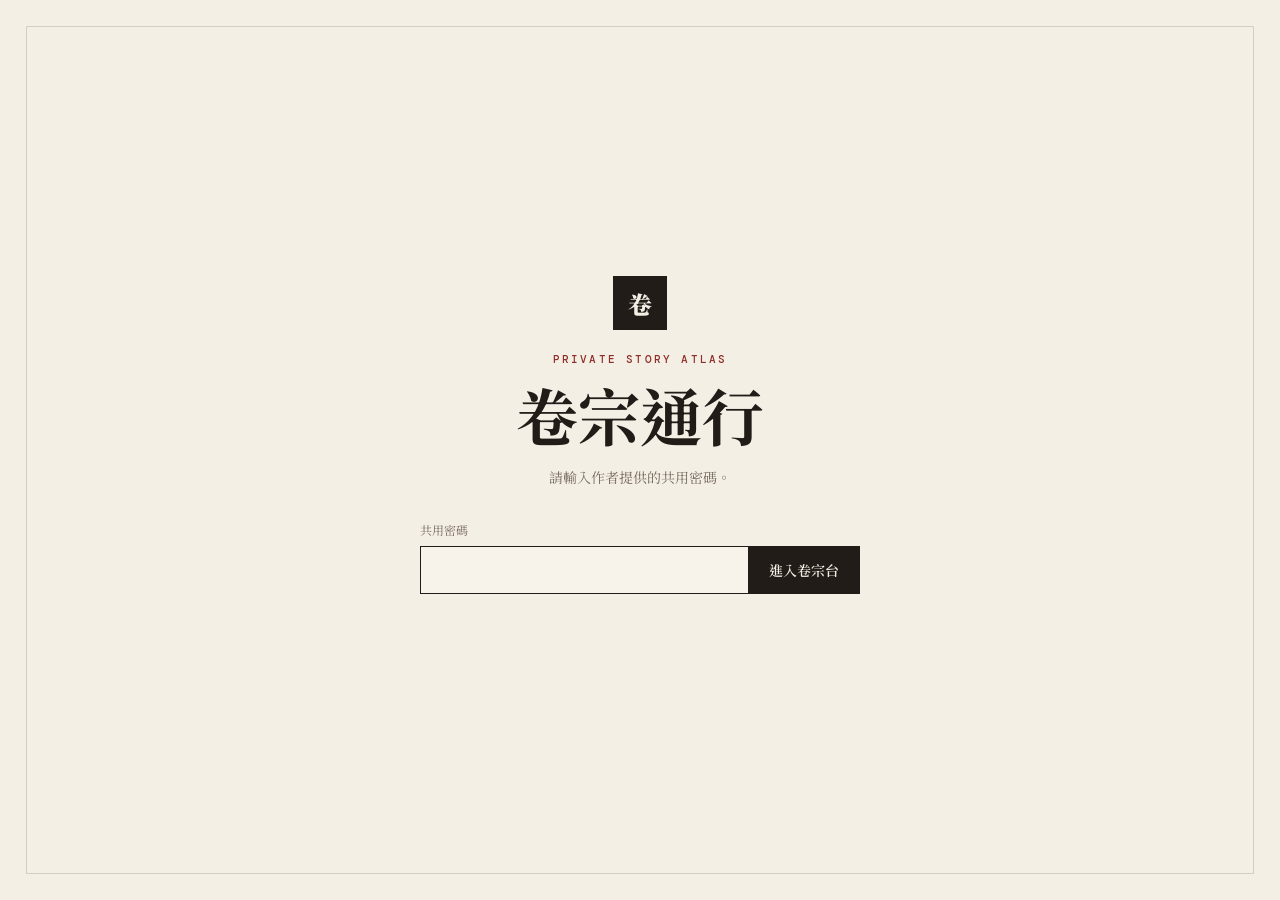
<file: index.html>
<!doctype html>
<html lang="zh-Hant">
<head>
  <meta charset="UTF-8" />
  <meta name="viewport" content="width=device-width, initial-scale=1.0" />
  <title>卷宗台｜小說創作管理庫</title>
  <link rel="preconnect" href="https://fonts.googleapis.com" />
  <link rel="preconnect" href="https://fonts.gstatic.com" crossorigin />
  <link href="https://fonts.googleapis.com/css2?family=DM+Mono:wght@400;500&family=Noto+Serif+TC:wght@500;600;700;900&family=Space+Grotesk:wght@400;500;600;700&display=swap" rel="stylesheet" />
  <link rel="stylesheet" href="styles.css?v=20260816-uploadfix" />
  <link rel="stylesheet" href="roadmap.css?v=20260909" />
  <style>
    body.site-locked{overflow:hidden}.site-locked>.app-shell{visibility:hidden}.site-access{position:fixed;z-index:9999;inset:0;display:grid;align-content:center;justify-items:center;padding:28px;background:#f4efe5;color:#211c18;text-align:center;font-family:"Noto Serif TC",serif}.site-access:after{content:"";position:absolute;inset:26px;border:1px solid rgba(55,43,33,.17);pointer-events:none}.site-access.unlocked{animation:site-gate-out .45s ease forwards;pointer-events:none}.site-access .gate-mark{display:grid;place-items:center;width:54px;height:54px;margin-bottom:22px;background:#211c18;color:#f4efe5;font-size:24px;font-weight:900}.site-access>p{margin:0 0 12px;color:#8d2f27;font:500 11px "DM Mono",monospace;letter-spacing:.2em}.site-access h1{margin:0;font-size:clamp(38px,6vw,62px);line-height:1.2}.site-access>span{margin-top:14px;color:#766b60;font-size:14px}.site-access form{width:min(440px,100%);margin-top:34px;text-align:left}.site-access label{display:block;margin-bottom:8px;color:#766b60;font-size:12px}.site-access .gate-input-row{display:grid;grid-template-columns:1fr auto}.site-access input{min-width:0;height:48px;padding:0 15px;border:1px solid #211c18;border-right:0;background:rgba(255,255,255,.22);color:#211c18;font:16px "DM Mono",monospace;outline:none}.site-access form button{height:48px;padding:0 20px;border:1px solid #211c18;background:#211c18;color:#f4efe5;font:600 14px "Noto Serif TC",serif}.site-access small{display:block;min-height:22px;margin-top:8px;color:#8d2f27}@keyframes site-gate-out{to{opacity:0;visibility:hidden;transform:scale(1.015)}}
  </style>
</head>
<body class="site-locked">
  <section class="site-access" id="siteAccess" aria-labelledby="siteAccessTitle">
    <div class="gate-mark">卷</div><p>PRIVATE STORY ATLAS</p><h1 id="siteAccessTitle">卷宗通行</h1><span>請輸入作者提供的共用密碼。</span>
    <form id="siteAccessForm"><label for="siteAccessPassword">共用密碼</label><div class="gate-input-row"><input id="siteAccessPassword" type="password" autocomplete="current-password" required autofocus><button type="submit">進入卷宗台</button></div><small id="siteAccessError" role="alert"></small></form>
  </section>
  <div class="app-shell">
    <aside class="sidebar">
      <div class="brand"><span>卷</span><div><strong>卷宗台</strong><small>STORY ATLAS</small></div></div>
      <div class="workspace-switcher"><small>目前創作項目</small><button id="workSelect">請選擇作品 <b>⌄</b></button><div id="workMenu" class="dropdown"></div></div>
      <nav id="sidebarNav" class="nav"></nav>
      <div class="sidebar-footer"><button id="settingsBtn" class="side-button">⚙ 系統設定</button><small>單人工作庫・本機保存</small></div>
    </aside>
    <main class="main">
      <header class="topbar"><div id="breadcrumb">創作總覽</div><div class="top-actions"><button class="quiet" onclick="location.href='read.html'">公開閱讀</button><button id="syncBtn" class="quiet">雲端同步</button><button id="importBtn" class="quiet">匯入</button><button id="exportBtn" class="quiet">匯出</button><button id="resetBtn" class="quiet">清空</button><button id="primaryAction" class="primary">＋ 建立作品</button><input id="fileImport" type="file" accept="application/json" hidden /></div></header>
      <section id="app" class="content"></section>
    </main>
  </div>
  <div id="modalRoot"></div><div id="toast" class="toast"></div>
  <script src="site-auth.js?v=20261014"></script>
</body>
</html>
</file>
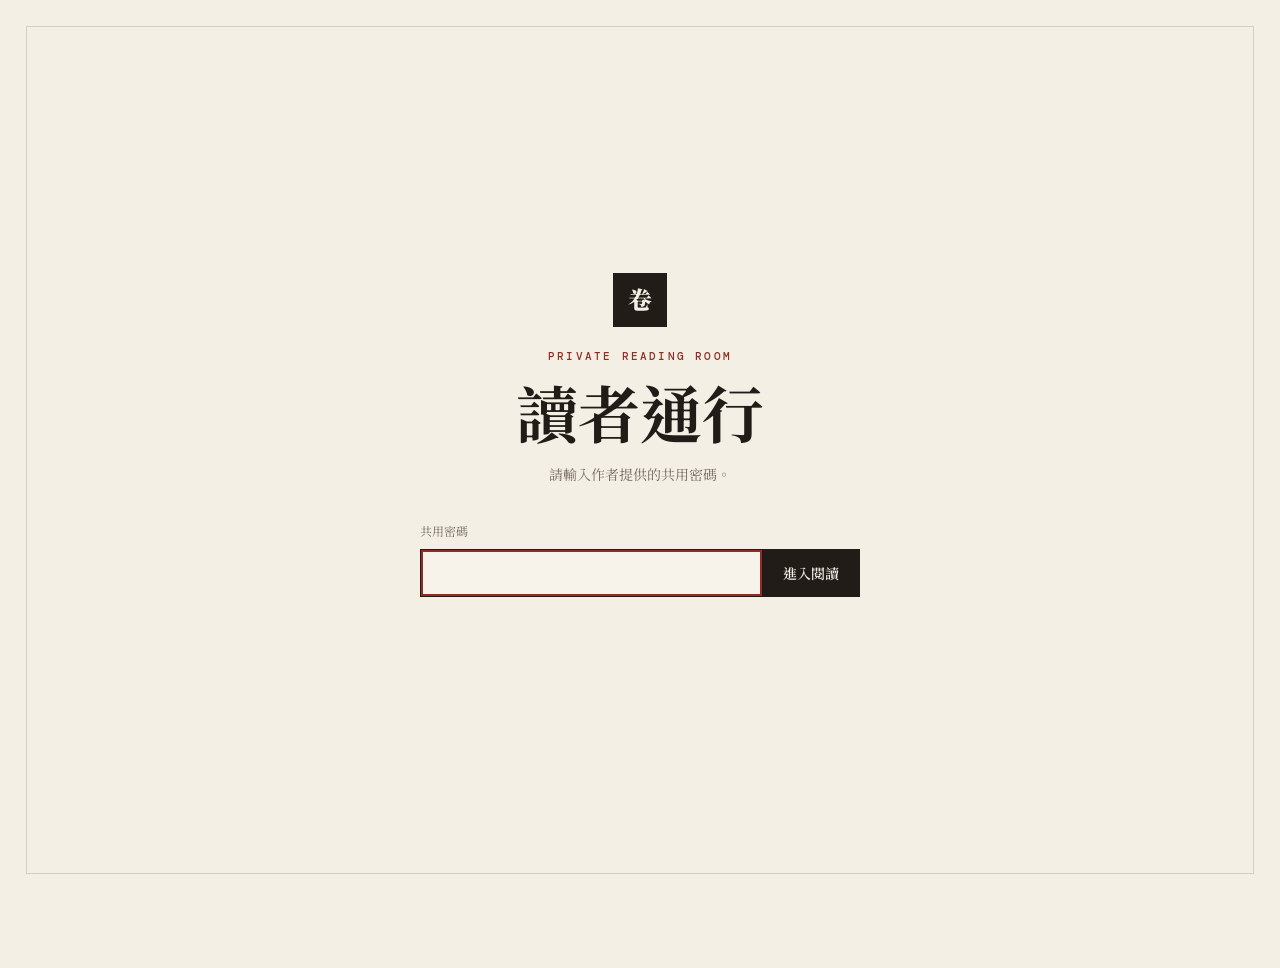
<file: comic.html>
<!doctype html>
<html lang="zh-Hant">
<head>
  <meta charset="utf-8">
  <meta name="viewport" content="width=device-width,initial-scale=1">
  <meta name="description" content="《穿成禍國長公主，我把亡國劇本玩成了盛世》漫畫線上閱讀。">
  <title>穿成禍國長公主，我把亡國劇本玩成了盛世｜漫畫閱讀</title>
  <link rel="preconnect" href="https://fonts.googleapis.com">
  <link rel="preconnect" href="https://fonts.gstatic.com" crossorigin>
  <link href="https://fonts.googleapis.com/css2?family=DM+Mono:wght@400;500&family=Noto+Serif+TC:wght@500;600;700;900&display=swap" rel="stylesheet">
  <link rel="stylesheet" href="comic-reader.css?v=20260923">
</head>
<body class="reader-locked">
  <section class="access-gate" id="accessGate" aria-labelledby="accessTitle">
    <div class="gate-mark">卷</div>
    <p>PRIVATE READING ROOM</p>
    <h1 id="accessTitle">讀者通行</h1>
    <span>請輸入作者提供的共用密碼。</span>
    <form id="accessForm">
      <label for="accessPassword">共用密碼</label>
      <div class="gate-input-row">
        <input id="accessPassword" type="password" autocomplete="current-password" required autofocus>
        <button type="submit">進入閱讀</button>
      </div>
      <small id="accessError" role="alert"></small>
    </form>
  </section>
  <div class="reading-progress" id="readingProgress"></div>
  <header class="reader-header">
    <a class="reader-brand" href="comic.html"><span>卷</span><strong>穿成禍國長公主，我把亡國劇本玩成了盛世</strong></a>
    <div class="reader-actions">
      <label for="chapterSelect">選擇話數</label>
      <select id="chapterSelect" aria-label="選擇話數"></select>
      <a id="novelReaderLink" href="read.html">小說版</a>
      <a href="index.html">創作資料庫</a>
    </div>
  </header>
  <main class="reader-shell">
    <aside class="reader-index" aria-label="漫畫話數目錄">
      <p>COMIC INDEX</p>
      <h2>漫畫目錄</h2>
      <nav id="chapterList"></nav>
    </aside>
    <article class="comic-article">
      <div class="chapter-kicker" id="chapterKicker"></div>
      <h1 id="chapterTitle"></h1>
      <p class="chapter-status" id="chapterStatus"></p>
      <div class="chapter-rule"><span></span></div>
      <div class="comic-pages" id="comicPages"></div>
      <nav class="chapter-nav" aria-label="前後話導覽">
        <button id="prevChapter">← 上一話</button>
        <button id="nextChapter">下一話 →</button>
      </nav>
    </article>
  </main>
  <script src="comic-reader.js?v=20260923"></script>
  <script src="comic-reader-auth.js?v=20261101-color-v2"></script>
</body>
</html>
</file>
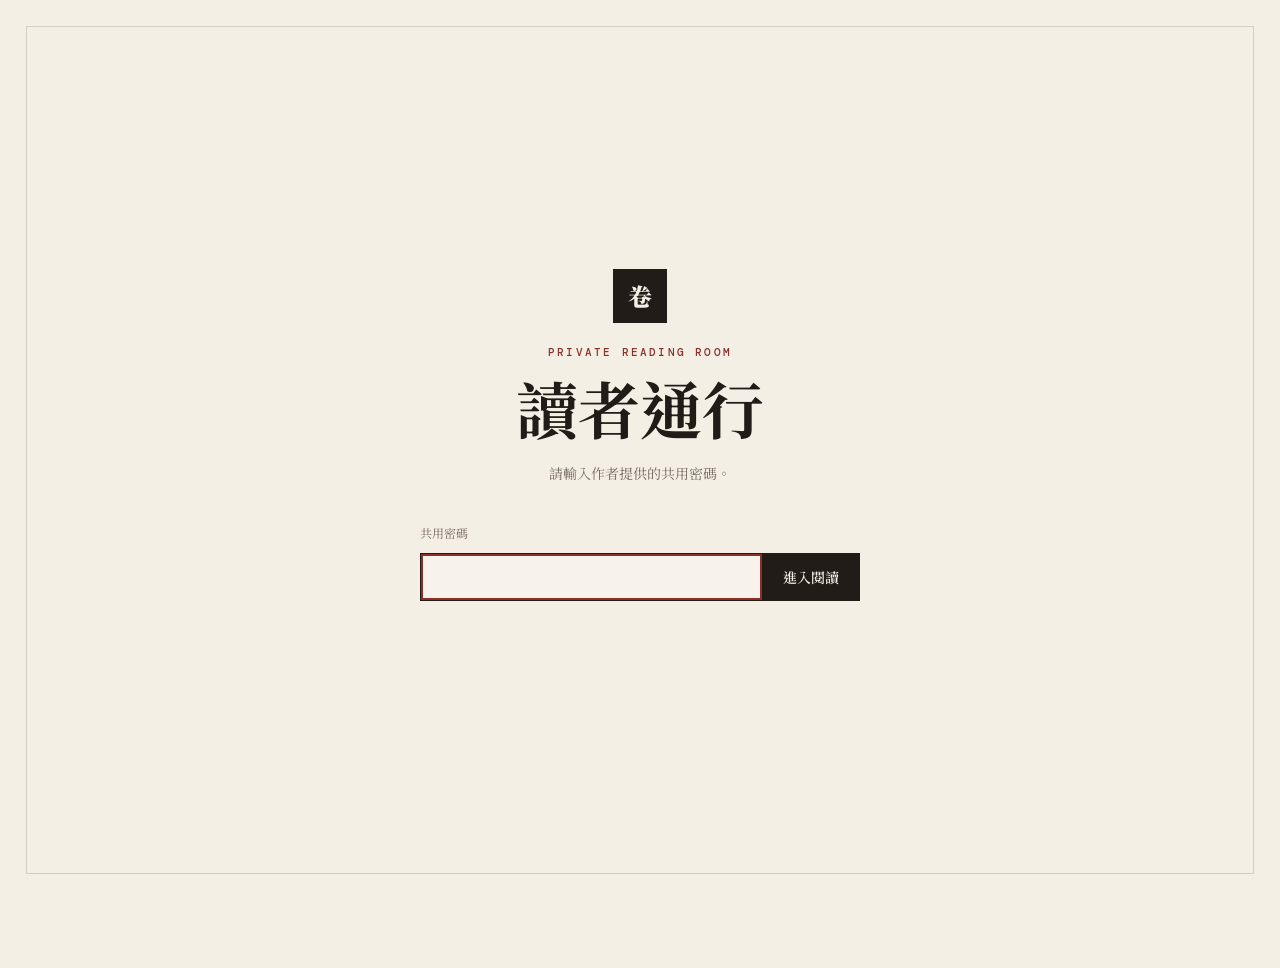
<file: read.html>
<!doctype html>
<html lang="zh-Hant">
<head>
  <meta charset="utf-8">
  <meta name="viewport" content="width=device-width,initial-scale=1">
  <meta name="description" content="《穿成禍國長公主，我把亡國劇本玩成了盛世》第1至19話線上閱讀。">
  <title>穿成禍國長公主，我把亡國劇本玩成了盛世｜線上閱讀</title>
  <link rel="preconnect" href="https://fonts.googleapis.com">
  <link rel="preconnect" href="https://fonts.gstatic.com" crossorigin>
  <link href="https://fonts.googleapis.com/css2?family=DM+Mono:wght@400;500&family=Noto+Serif+TC:wght@500;600;700;900&display=swap" rel="stylesheet">
  <link rel="stylesheet" href="reader.css?v=20260910">
</head>
<body class="reader-locked">
  <section class="access-gate" id="accessGate" aria-labelledby="accessTitle">
    <div class="gate-mark">卷</div>
    <p>PRIVATE READING ROOM</p>
    <h1 id="accessTitle">讀者通行</h1>
    <span>請輸入作者提供的共用密碼。</span>
    <form id="accessForm">
      <label for="accessPassword">共用密碼</label>
      <div class="gate-input-row">
        <input id="accessPassword" type="password" autocomplete="current-password" required autofocus>
        <button type="submit">進入閱讀</button>
      </div>
      <small id="accessError" role="alert"></small>
    </form>
  </section>
  <div class="reading-progress" id="readingProgress"></div>
  <header class="reader-header">
    <a class="reader-brand" href="read.html"><span>卷</span><strong>穿成禍國長公主，我把亡國劇本玩成了盛世</strong></a>
    <div class="reader-actions">
      <label for="chapterSelect">選擇話數</label>
      <select id="chapterSelect" aria-label="選擇話數"></select>
      <a href="index.html">創作資料庫</a>
    </div>
  </header>

  <main class="reader-shell">
    <aside class="reader-index" aria-label="話數目錄">
      <p>EPISODE INDEX</p>
      <h2>話數目錄</h2>
      <nav id="chapterList"></nav>
    </aside>

    <article class="reader-article">
      <div class="chapter-kicker" id="chapterKicker"></div>
      <h1 id="chapterTitle"></h1>
      <p class="chapter-status" id="chapterStatus"></p>
      <div class="chapter-rule"><span></span></div>
      <div class="novel-content" id="novelContent"></div>
      <nav class="chapter-nav" aria-label="前後話導覽">
        <button id="prevChapter">← 上一話</button>
        <button id="nextChapter">下一話 →</button>
      </nav>
    </article>
  </main>

  <script src="reader.js?v=20260911"></script>
  <script src="reader-auth.js?v=20261014"></script>
</body>
</html>
</file>
<file: styles.css>
:root{--ink:#202a24;--muted:#778078;--line:#d9d7cf;--paper:#faf9f4;--soft:#eef1eb;--green:#2f5944;--gold:#bb8c42;--danger:#a65345}*{box-sizing:border-box}body{margin:0;background:var(--paper);color:var(--ink);font-family:'Space Grotesk','Noto Serif TC',sans-serif}.app-shell{display:flex;min-height:100vh}.sidebar{width:258px;background:#24382d;color:#f4f1e6;display:flex;flex-direction:column;position:fixed;inset:0 auto 0 0}.brand{display:flex;align-items:center;gap:10px;padding:25px 23px 22px;border-bottom:1px solid #3d5143}.brand>span{display:grid;place-items:center;width:35px;height:35px;background:#d5bd86;color:#24382d;font:900 19px 'Noto Serif TC'}.brand strong{display:block;font:700 19px 'Noto Serif TC'}.brand small{display:block;margin-top:3px;color:#9eaa9e;font:9px 'DM Mono';letter-spacing:1.5px}.workspace-switcher{position:relative;padding:24px 22px 17px;border-bottom:1px solid #3d5143}.workspace-switcher small{display:block;color:#9eaa9e;font:10px 'DM Mono';margin-bottom:8px}.workspace-switcher>button{width:100%;border:0;background:transparent;color:#f4f1e6;text-align:left;padding:0;font:600 13px 'Noto Serif TC';cursor:pointer}.workspace-switcher b{float:right;color:#cbb27a}.dropdown{display:none;position:absolute;z-index:10;left:15px;right:15px;top:75px;background:#fffdf8;color:var(--ink);border:1px solid var(--line);box-shadow:0 18px 40px #15231955;padding:5px}.dropdown.open{display:block}.dropdown button{display:block;width:100%;border:0;background:transparent;text-align:left;padding:10px;font:12px 'Noto Serif TC';cursor:pointer}.dropdown button:hover{background:var(--soft)}.dropdown small{display:block;color:var(--muted);font:9px 'DM Mono';margin-top:4px}.nav{padding:13px 12px}.nav-section{padding:14px 10px 6px;color:#91a094;font:9px 'DM Mono';letter-spacing:1px}.nav button,.side-button{display:block;width:100%;border:0;background:transparent;color:#d8ded8;text-align:left;padding:11px 10px;font:12px 'Noto Serif TC';cursor:pointer}.nav button:hover,.nav button.active,.side-button:hover{background:#365442;color:#fff}.nav button span{display:inline-block;width:25px;color:#cbb27a}.sidebar-footer{margin-top:auto;padding:15px 12px 20px;border-top:1px solid #3d5143}.side-button{margin-bottom:12px}.sidebar-footer>small{display:block;padding:0 10px;color:#91a094;font:9px 'DM Mono'}.main{margin-left:258px;width:calc(100% - 258px);min-height:100vh}.topbar{height:77px;border-bottom:1px solid var(--line);display:flex;align-items:center;padding:0 36px;gap:20px;background:#fbfaf6}.topbar #breadcrumb{font:12px 'DM Mono';color:var(--muted);flex:1}.top-actions{display:flex;gap:8px;align-items:center}.button,.primary,.quiet,.danger{border:0;padding:10px 15px;cursor:pointer;font:11px 'Space Grotesk'}.primary{background:var(--green);color:white}.quiet{background:transparent;color:var(--green);border:1px solid #b9c7bc}.danger{background:#f5e4df;color:var(--danger);border:1px solid #e0b7af}.content{max-width:1320px;margin:auto;padding:38px 42px 80px}.heading{display:flex;align-items:flex-end;justify-content:space-between;gap:20px;margin-bottom:28px}.eyebrow{color:var(--gold);font:10px 'DM Mono';letter-spacing:1.4px;margin:0 0 8px}.heading h1{font:700 31px 'Noto Serif TC';margin:0}.heading p{color:var(--muted);font-size:12px;margin:8px 0 0}.section-title{display:flex;align-items:center;justify-content:space-between;margin:28px 0 12px}.section-title h2{font:700 18px 'Noto Serif TC';margin:0}.section-title small{color:var(--muted);font:10px 'DM Mono'}.work-list,.table,.panel{border-top:1px solid var(--line)}.work-row{display:grid;grid-template-columns:45px 1fr 180px 110px 28px;gap:15px;align-items:center;width:100%;border:0;border-bottom:1px solid var(--line);background:transparent;text-align:left;padding:16px 10px;cursor:pointer}.work-row:hover{background:var(--soft)}.work-symbol{display:grid;place-items:center;width:38px;height:38px;background:var(--green);color:#fff;font:700 17px 'Noto Serif TC'}.work-row strong,.work-row small{display:block}.work-row strong{font:600 14px 'Noto Serif TC'}.work-row small{color:var(--muted);font-size:10px;margin-top:5px}.progress i{display:block;height:5px;background:var(--green)}.progress small{display:block;color:var(--muted);font:9px 'DM Mono';margin-top:5px}.tags{display:flex;gap:5px;flex-wrap:wrap}.tag{padding:5px 7px;background:#eadfc7;color:#775c31;font:9px 'DM Mono'}.empty{display:grid;place-items:center;text-align:center;min-height:190px;border:1px dashed #c9c8bf;color:var(--muted);padding:25px}.empty strong{display:block;color:var(--green);font:600 15px 'Noto Serif TC';margin-bottom:6px}.empty small{font-size:11px}.stats{display:grid;grid-template-columns:repeat(4,1fr);gap:1px;background:var(--line);border:1px solid var(--line)}.stat{background:#f5f4ee;padding:18px}.stat strong{display:block;font:700 27px 'Space Grotesk'}.stat small{color:var(--muted);font-size:11px}.toolbar{display:flex;gap:9px;align-items:center;margin:18px 0}.search{display:flex;align-items:center;gap:8px;background:#fffdf8;border:1px solid var(--line);padding:0 11px;flex:1;max-width:360px}.search input{border:0;outline:0;background:transparent;padding:11px 0;width:100%;font:12px 'Noto Serif TC'}.filter{border:1px solid var(--line);background:#fffdf8;padding:10px 12px;color:var(--muted);font-size:11px}.episode-layout{display:grid;grid-template-columns:270px 1fr;gap:24px}.episode-list{border-top:1px solid var(--line)}.list-head{display:flex;justify-content:space-between;padding:13px 9px;color:var(--muted);font:10px 'DM Mono'}.episode-row{display:grid;grid-template-columns:32px 1fr 20px;gap:8px;width:100%;border:0;border-bottom:1px solid var(--line);background:transparent;text-align:left;padding:14px 8px;cursor:pointer}.episode-row:hover,.episode-row.selected{background:var(--soft)}.episode-row>b{color:var(--gold);font:12px 'DM Mono'}.episode-row strong,.episode-row small{display:block}.episode-row strong{font:600 12px 'Noto Serif TC'}.episode-row small{color:var(--muted);font-size:10px;margin-top:4px}.episode-row i{color:var(--muted)}.editor{border:1px solid var(--line);background:#fffdf8}.tabs{display:flex;border-bottom:1px solid var(--line);padding:0 14px}.tabs button{border:0;border-bottom:2px solid transparent;background:transparent;padding:14px 12px;color:var(--muted);cursor:pointer;font:11px 'Noto Serif TC'}.tabs button.active{color:var(--green);border-color:var(--green)}.editor-body{padding:25px}.editor-head{display:flex;align-items:center;gap:10px;margin-bottom:18px}.editor-head h2{font:700 20px 'Noto Serif TC';margin:0;flex:1}.number{color:var(--gold);font:10px 'DM Mono'}.version{padding:5px 8px;background:#eadfc7;color:#775c31;font:9px 'DM Mono'}.editor textarea{width:100%;min-height:410px;border:1px solid var(--line);background:#fffefb;padding:17px;font:14px 'Noto Serif TC';line-height:2;resize:vertical;outline-color:var(--green)}.editor-footer{display:flex;gap:9px;align-items:center;margin-top:12px}.editor-footer small{flex:1;color:var(--muted);font:10px 'DM Mono'}.grid{display:grid;grid-template-columns:repeat(3,1fr);gap:15px}.item{border:1px solid var(--line);background:#fffdf8;padding:18px;cursor:pointer}.item:hover{border-color:var(--green);transform:translateY(-2px)}.item h3{font:600 16px 'Noto Serif TC';margin:0 0 6px}.item small{display:block;color:var(--muted);font-size:10px}.item p{color:#59625b;line-height:1.7;font-size:12px;margin:14px 0}.item .meta{border-top:1px solid var(--line);padding-top:10px;color:var(--muted);font:9px 'DM Mono'}.scene-grid{grid-template-columns:repeat(3,1fr)}.asset-grid{grid-template-columns:repeat(4,1fr)}.asset{min-height:160px;background:#dfe5dc;display:flex;flex-direction:column;justify-content:space-between;padding:14px;background-size:cover;background-position:center}.asset strong{font:600 13px 'Noto Serif TC'}.asset small{font:9px 'DM Mono';color:#334438}.modal-backdrop{position:fixed;inset:0;background:#18251d99;z-index:20;display:grid;place-items:center;padding:18px}.modal{width:min(720px,100%);max-height:92vh;overflow:auto;background:var(--paper);padding:27px;box-shadow:0 25px 80px #10201655}.modal h2{font:700 23px 'Noto Serif TC';margin:0 0 6px}.modal>p{color:var(--muted);font-size:12px;margin:0 0 20px;line-height:1.7}.modal-close{float:right;border:0;background:transparent;font-size:22px;cursor:pointer;color:var(--muted)}.form-grid{display:grid;grid-template-columns:1fr 1fr;gap:13px}.form-grid .full{grid-column:1/-1}.form-grid label{display:block;color:var(--muted);font:10px 'DM Mono'}.form-grid input,.form-grid textarea,.form-grid select{display:block;width:100%;margin-top:6px;border:1px solid var(--line);background:#fffefb;padding:11px;outline-color:var(--green);font:13px 'Noto Serif TC'}.form-grid textarea{min-height:120px;resize:vertical;line-height:1.7}.modal-actions{display:flex;justify-content:flex-end;gap:8px;margin-top:20px}.toast{position:fixed;right:24px;bottom:24px;z-index:50;background:#24382d;color:#fff;padding:12px 16px;opacity:0;transform:translateY(8px);transition:.2s;font-size:12px}.toast.show{opacity:1;transform:none}.relation{color:var(--green);font-size:11px}.outfit-list{display:grid;gap:8px;margin-top:8px}.outfit{padding:9px;background:var(--soft);font-size:11px}.outfit b{display:block;font-family:'Noto Serif TC';margin-bottom:3px}@media(max-width:900px){.sidebar{width:215px}.main{margin-left:215px;width:calc(100% - 215px)}.content{padding:28px 24px}.grid,.scene-grid{grid-template-columns:repeat(2,1fr)}.asset-grid{grid-template-columns:repeat(2,1fr)}.episode-layout{grid-template-columns:1fr}.episode-list{display:grid;grid-template-columns:repeat(2,1fr)}}@media(max-width:640px){.sidebar{position:static;width:100%;min-height:auto}.app-shell{display:block}.main{margin:0;width:100%}.brand{padding:15px 18px}.workspace-switcher{padding:15px 18px}.sidebar-footer{display:none}.nav{display:flex;overflow:auto;padding:5px}.nav-section{display:none}.nav button{white-space:nowrap;padding:10px}.topbar{height:auto;padding:14px 17px;align-items:flex-start}.top-actions{flex-wrap:wrap}.content{padding:24px 16px}.heading{display:block}.heading .primary{margin-top:16px}.work-row{grid-template-columns:34px 1fr 25px}.work-row .progress,.work-row .tags{display:none}.stats{grid-template-columns:repeat(2,1fr)}.form-grid{grid-template-columns:1fr}.form-grid .full{grid-column:auto}.grid,.asset-grid{grid-template-columns:1fr}.episode-list{display:block}.tabs{overflow:auto}.editor-head{flex-wrap:wrap}.editor-head h2{flex-basis:100%;order:3}.editor-body{padding:16px}}
/* Editorial navigation refinement */
.sidebar{background:linear-gradient(160deg,#20362a 0%,#263e30 58%,#1c3025 100%);box-shadow:10px 0 35px rgba(25,39,29,.08)}
.brand{padding:28px 24px 24px;border-bottom:0}.brand>span{width:39px;height:39px;box-shadow:0 6px 18px #0d1d1355}.brand strong{letter-spacing:.02em}.workspace-switcher{margin:0 14px;padding:17px 15px;background:#172c21aa;border:1px solid #ffffff14;border-radius:3px}.workspace-switcher small{color:#9cad9d;font-size:9px;letter-spacing:.8px;text-transform:uppercase}.workspace-switcher>button{font-size:12px;white-space:nowrap;overflow:hidden;text-overflow:ellipsis;padding-right:5px}.dropdown{left:0;right:0;top:78px;border-radius:3px}.nav{padding:20px 14px}.nav-primary{margin-bottom:19px}.nav-section{padding:16px 12px 7px;color:#819686;font-size:8px;letter-spacing:1.4px;text-transform:uppercase}.nav button{position:relative;display:flex;align-items:center;gap:9px;border-radius:3px;color:#b9c6bb;padding:11px 12px;transition:background .18s ease,color .18s ease,transform .18s ease}.nav button span{width:19px;color:#c5a96c;font-size:15px;line-height:1}.nav button em{font-style:normal}.nav button:hover{background:#ffffff0e;color:#f5f2e8;transform:translateX(2px)}.nav button.active{background:#d9bf8240;color:#fff8e8;box-shadow:inset 3px 0 #d6b46b}.nav button.active span{color:#f0cd83}.sidebar-footer{padding:18px 14px 22px;border-top:1px solid #ffffff12}.side-button{border-radius:3px;color:#aebdb0}.sidebar-footer>small{padding:0 12px;color:#809384}
@media(max-width:640px){.nav{display:flex;overflow:auto;padding:5px}.nav-section{display:none}.nav-primary{margin-bottom:0}.nav button{white-space:nowrap;padding:10px}.sidebar-footer{display:none}}
.work-row{cursor:pointer}.work-row .mini{justify-self:end;padding:7px 10px;font-size:10px}.editor-mode{display:flex;align-items:center;gap:7px;margin:0 0 12px;padding:6px;background:#f1f1eb;border:1px solid var(--line)}.editor-mode button{border:0;background:transparent;color:var(--muted);padding:7px 10px;font:10px 'DM Mono';cursor:pointer}.editor-mode button.active{background:#fffdf8;color:var(--green);box-shadow:0 1px 3px #1d2b2115}.editor-mode small{margin-left:auto;color:var(--muted);font:9px 'DM Mono'}.markdown-preview{min-height:410px;border:1px solid var(--line);background:#fffefb;padding:22px 24px;line-height:1.9;font:14px 'Noto Serif TC';overflow:auto}.markdown-preview h1,.markdown-preview h2,.markdown-preview h3,.markdown-preview h4{color:var(--green);line-height:1.35;margin:0 0 12px}.markdown-preview h1{font-size:25px}.markdown-preview h2{font-size:21px}.markdown-preview h3{font-size:18px}.markdown-preview p{margin:0 0 12px}.markdown-preview ul,.markdown-preview ol{margin:0 0 14px;padding-left:25px}.markdown-preview blockquote{margin:12px 0;padding:9px 15px;border-left:3px solid var(--gold);background:#f5f0e4;color:#6e654f}.markdown-preview code{padding:2px 5px;background:#edf0eb;color:var(--green);font:12px 'DM Mono'}.wiki-link{color:var(--green);text-decoration:underline;text-decoration-style:dotted}
.markdown-preview .callout{margin:12px 0 16px;padding:0;border:1px solid #e2d7bd;border-left:4px solid var(--gold);background:#f7f1e4;color:#625844}.markdown-preview .callout-title{display:flex;gap:8px;align-items:center;padding:10px 14px;border-bottom:1px solid #e8ddc6;font:600 15px 'Noto Serif TC';color:#625844}.markdown-preview .callout-title span{color:var(--gold);font-size:12px}.markdown-preview .callout-body{padding:11px 14px 13px;line-height:1.8}.markdown-preview .callout-warning{border-left-color:#c27c36;background:#fbf0df}.markdown-preview .callout-danger{border-left-color:#b65c4f;background:#fae9e5}.markdown-preview .callout-success{border-left-color:#5b8b69;background:#edf5ed}
.markdown-preview blockquote.speech,.markdown-preview p.dialogue{margin:13px 0;padding:5px 0 5px 18px;border-left:3px solid var(--gold);background:transparent;color:#625844;line-height:1.9}.markdown-preview p.dialogue{font-weight:600}
.markdown-preview blockquote.speech,.markdown-preview p.dialogue{border-left-color:#c8ccc7}
.markdown-preview blockquote.speech,.markdown-preview p.dialogue{position:relative;border-left:0;padding-left:18px}.markdown-preview blockquote.speech::before,.markdown-preview p.dialogue::before{content:"";position:absolute;left:0;top:34%;height:32%;width:2px;background:#d9ddd9}
.markdown-preview .table-scroll{width:100%;overflow-x:auto;margin:16px 0}.markdown-preview table{width:100%;min-width:460px;border-collapse:collapse;background:#fffefb;font-size:13px}.markdown-preview th{background:#f1eee5;color:#536052;font-weight:700;text-align:left}.markdown-preview th,.markdown-preview td{border:1px solid #d9d7cf;padding:10px 12px;vertical-align:top;line-height:1.7}.markdown-preview tr:nth-child(even) td{background:#faf9f4}
.markdown-preview hr.markdown-divider{border:0;border-top:1px solid #dfe2dd;margin:24px 0;height:0}
.work-symbol{background-size:cover;background-position:center;background-repeat:no-repeat}.episode-cover{display:grid;place-items:center;width:32px;height:40px;background:#e6e9e3;background-size:cover;background-position:center;background-repeat:no-repeat;color:var(--gold);font:12px 'DM Mono'}.image-hint{display:block;margin-top:7px;color:var(--muted);font-size:10px}
.work-row{grid-template-columns:96px 1fr 180px 110px 70px;min-height:176px;padding:16px 10px}.work-symbol{width:96px;height:144px;box-shadow:0 8px 20px rgba(30,47,35,.14);background-color:#e8ebe5}.work-row:hover .work-symbol{box-shadow:0 10px 24px rgba(30,47,35,.22)}
.comic-sequence{margin:0 0 18px}.comic-sequence-head{display:flex;align-items:flex-end;justify-content:space-between;gap:16px;margin:0 0 14px;padding-bottom:12px;border-bottom:1px solid var(--line)}.comic-sequence-head h3{margin:0;font:700 19px 'Noto Serif TC';color:var(--green)}.comic-sequence-head span{color:var(--muted);font:10px 'DM Mono'}.comic-page-grid{display:grid;grid-template-columns:repeat(3,minmax(0,1fr));gap:14px}.comic-page{position:relative;display:block;padding:0;border:1px solid var(--line);background:#ebe9e0;cursor:zoom-in;overflow:hidden;transition:transform .18s ease,border-color .18s ease,box-shadow .18s ease}.comic-page:hover{transform:translateY(-3px);border-color:var(--green);box-shadow:0 12px 28px rgba(30,47,35,.14)}.comic-page img{display:block;width:100%;aspect-ratio:2/3;object-fit:cover;object-position:top}.comic-page span{position:absolute;right:8px;bottom:8px;padding:5px 8px;background:rgba(31,46,36,.88);color:#fff;font:10px 'DM Mono';letter-spacing:.08em}.comic-notes{margin-top:18px;border-top:1px solid var(--line);padding-top:12px}.comic-notes summary{cursor:pointer;color:var(--green);font:600 12px 'Noto Serif TC';margin-bottom:10px}.comic-notes textarea,.comic-notes .markdown-preview{min-height:150px}.comic-empty{min-height:250px}
@media(max-width:900px){.comic-page-grid{grid-template-columns:repeat(2,minmax(0,1fr))}}@media(max-width:640px){.comic-sequence-head{align-items:flex-start;flex-direction:column}.comic-page-grid{grid-template-columns:1fr}.comic-page img{aspect-ratio:auto}.comic-page{max-width:480px;margin:auto}}
.comic-sequence-meta{display:flex;align-items:center;gap:14px}.comic-reader-link{display:inline-flex;align-items:center;color:var(--green);font:600 11px 'Noto Serif TC';text-decoration:none}.comic-sequence-meta .comic-reader-link{padding-left:14px;border-left:1px solid var(--line);white-space:nowrap}.comic-reader-link:hover{text-decoration:underline}.comic-empty .comic-reader-link{margin-top:12px}@media(max-width:640px){.comic-sequence-meta{align-items:flex-start;flex-direction:column;gap:8px}.comic-sequence-meta .comic-reader-link{padding-left:0;border-left:0}}
@media(max-width:900px){.work-row{grid-template-columns:76px 1fr 110px 70px 60px;min-height:142px}.work-symbol{width:76px;height:114px}}
@media(max-width:640px){.work-row{grid-template-columns:60px 1fr 25px;min-height:108px;padding:9px 6px}.work-symbol{width:60px;height:90px}.work-row .progress,.work-row .tags{display:none}}
.episode-row{grid-template-columns:64px 1fr 20px;min-height:112px}.episode-cover{width:64px;height:96px}.has-cover{cursor:zoom-in}.image-lightbox{position:fixed;inset:0;z-index:30;background:rgba(18,27,21,.88);display:flex;flex-direction:column;align-items:center;justify-content:center;padding:30px;cursor:zoom-out}.image-lightbox img{display:block;max-width:min(88vw,720px);max-height:82vh;width:auto;height:auto;object-fit:contain;box-shadow:0 20px 70px rgba(0,0,0,.35);cursor:default}.image-lightbox small{margin-top:14px;color:#f5f2e8;font:11px 'DM Mono'}.image-lightbox-close{position:absolute;top:18px;right:24px;border:0;background:transparent;color:#fff;font-size:32px;line-height:1;cursor:pointer}@media(max-width:640px){.episode-row{grid-template-columns:56px 1fr 20px;min-height:100px}.episode-cover{width:56px;height:84px}.image-lightbox{padding:18px}.image-lightbox img{max-width:94vw;max-height:78vh}}
</file>
<file: roadmap.css>
.roadmap-page{--vermilion:#a94736;--vermilion-soft:#ead2c8;--night:#17231d;--parchment:#f5f0e6;margin:-38px -42px -80px;background:#f7f4ec;color:#263128;min-height:100vh;padding-bottom:90px}.roadmap-hero{min-height:430px;display:grid;grid-template-columns:minmax(180px,280px) 1fr 210px;align-items:end;gap:46px;padding:68px clamp(35px,6vw,88px) 55px;position:relative;overflow:hidden;background:var(--night);color:#f6f0e3}.roadmap-hero:before{content:"";position:absolute;inset:0;background:radial-gradient(circle at 17% 30%,#9c49352b,transparent 32%),linear-gradient(110deg,transparent 0 60%,#ffffff08 60% 60.2%,transparent 60.2%);pointer-events:none}.roadmap-sigil{width:min(20vw,225px);aspect-ratio:1;border:1px solid #d5bd8666;display:grid;place-items:center;position:relative;transform:rotate(-4deg);animation:roadmapReveal .8s ease-out both}.roadmap-sigil:before,.roadmap-sigil:after{content:"";position:absolute;background:#d5bd8633}.roadmap-sigil:before{width:120%;height:1px}.roadmap-sigil:after{height:120%;width:1px}.roadmap-sigil span{font:900 clamp(70px,9vw,125px) 'Noto Serif TC';color:#d1b36f;line-height:1}.roadmap-sigil i{position:absolute;right:-18px;bottom:-20px;width:58px;height:58px;display:grid;place-items:center;background:var(--vermilion);color:white;border-radius:50%;font:500 17px 'DM Mono';font-style:normal}.roadmap-title{position:relative;animation:roadmapRise .7s .08s ease-out both}.roadmap-title>p,.index-section p{margin:0 0 18px;color:#c8ac70;font:10px 'DM Mono';letter-spacing:2.2px}.roadmap-title h1{margin:0;font:900 clamp(45px,6vw,82px) 'Noto Serif TC';letter-spacing:-.045em;line-height:1}.roadmap-title h3{margin:22px 0 8px;max-width:620px;font:600 clamp(17px,2vw,25px) 'Noto Serif TC';color:#e6dac1}.roadmap-title small{color:#819488;font:10px 'DM Mono';letter-spacing:.8px}.roadmap-progress{align-self:center;position:relative;border-left:1px solid #ffffff22;padding-left:25px;animation:roadmapRise .7s .18s ease-out both}.roadmap-progress>b{display:block;font:600 42px 'Space Grotesk'}.roadmap-progress>b i{font-size:19px;color:#7f9386;font-style:normal}.roadmap-progress>span,.roadmap-progress>small{display:block;color:#a5b2a8;font-size:10px;margin-top:4px}.roadmap-progress>div{height:3px;margin-top:20px;background:#ffffff1b}.roadmap-progress>div i{display:block;height:100%;background:#d1b36f;animation:roadmapWidth .9s .3s ease-out both}.index-section{display:grid;grid-template-columns:340px 1fr;gap:70px;align-items:center;padding:58px clamp(35px,6vw,88px);background:#efe8da;border-bottom:1px solid #d8d0c2}.index-section h2{margin:0 0 10px;font:700 24px 'Noto Serif TC'}.index-section>div>span{color:#687168;font-size:12px;line-height:1.8}.index-rail{height:8px;background:#d5cbbb;position:relative;margin:42px 22px 25px 0}.index-fill{position:absolute;inset:0 auto 0 0;background:var(--vermilion);transform-origin:left;animation:roadmapWidth 1s .2s ease-out both}.index-mark,.index-current{position:absolute;top:50%;transform:translate(-50%,-50%);display:block}.index-mark:after,.index-current:after{content:"";display:block;width:2px;height:24px;background:#8b8b7e}.index-mark i,.index-current i{position:absolute;top:-29px;left:50%;transform:translateX(-50%);font:500 10px 'DM Mono';font-style:normal}.index-mark b,.index-current b{position:absolute;top:22px;left:50%;transform:translateX(-50%);white-space:nowrap;color:#77786e;font:500 9px 'Noto Serif TC'}.index-current:after{width:12px;height:12px;border-radius:50%;background:var(--vermilion);box-shadow:0 0 0 5px #a9473622}.index-current i{color:var(--vermilion);font-weight:700}.index-current b{color:var(--vermilion)}.collapse{transform:translate(-100%,-50%)}.collapse i,.collapse b{left:auto;right:0;transform:none}.season-nav{position:sticky;top:0;z-index:4;display:grid;grid-template-columns:repeat(4,1fr);background:#f7f4ecdd;backdrop-filter:blur(13px);border-bottom:1px solid #d8d0c2;padding:0 clamp(35px,6vw,88px)}.season-nav a{display:grid;grid-template-columns:30px 1fr;column-gap:10px;padding:17px 18px;color:#344039;text-decoration:none;border-left:1px solid #ddd5c8;transition:.2s}.season-nav a:last-child{border-right:1px solid #ddd5c8}.season-nav a:hover{background:#ebe3d5;color:var(--vermilion)}.season-nav b{grid-row:1/3;color:#a94736;font:500 11px 'DM Mono'}.season-nav span{font:600 12px 'Noto Serif TC'}.season-nav small{color:#8b8e85;font:9px 'DM Mono';margin-top:3px}.roadmap-seasons,.character-section,.episode-section{padding:72px clamp(35px,6vw,88px) 0}.roadmap-kicker{display:grid;grid-template-columns:190px 1fr;align-items:end;margin-bottom:25px}.roadmap-kicker span{color:#a94736;font:10px 'DM Mono';letter-spacing:1.8px}.roadmap-kicker h2{font:700 29px 'Noto Serif TC';margin:0}.roadmap-kicker p{grid-column:2;color:#81857d;font-size:11px;margin:8px 0 0}.season-sheet{scroll-margin-top:95px;border-top:1px solid #cfc6b8;padding:32px 0 46px}.season-sheet.current{border-top:2px solid var(--vermilion)}.season-head{display:grid;grid-template-columns:120px 1fr 270px;gap:34px;align-items:start}.season-numeral{font:500 58px 'Space Grotesk';color:#bdad98;line-height:.9}.season-head>div:nth-child(2)>span{color:#a94736;font:10px 'DM Mono';letter-spacing:1px}.season-head h2{font:700 clamp(24px,3vw,38px) 'Noto Serif TC';margin:7px 0 8px}.season-head p{margin:0;color:#677269;font:15px 'Noto Serif TC';line-height:1.75}.season-head dl{margin:0;border-left:1px solid #d7cfc2;padding-left:24px}.season-head dl div+div{margin-top:18px}.season-head dt{color:#98958b;font:9px 'DM Mono';letter-spacing:1px}.season-head dd{margin:5px 0 0;font:600 12px 'Noto Serif TC'}.season-body{display:grid;grid-template-columns:120px 1fr 270px;gap:34px;margin-top:28px}.season-body ol{grid-column:2;margin:0;padding:0;list-style:none;counter-reset:direction}.season-body li{position:relative;padding:11px 0 11px 35px;border-bottom:1px solid #dfd8cc;font-size:13px;counter-increment:direction}.season-body li:before{content:counter(direction,decimal-leading-zero);position:absolute;left:0;color:#a94736;font:9px 'DM Mono'}.season-turn{border-left:3px solid #bda56d;padding:3px 0 0 19px}.season-turn span{color:#9c8050;font:9px 'DM Mono';letter-spacing:1px}.season-turn p{font:12px 'Noto Serif TC';line-height:1.75;margin:6px 0 18px}.character-lines{margin-left:190px;border-top:1px solid #cfc6b8}.character-lines>div{padding:20px 0;border-bottom:1px solid #ddd6ca;display:grid;grid-template-columns:minmax(160px,230px) 1fr minmax(200px,330px);gap:24px;align-items:center}.character-lines header{display:flex;justify-content:space-between;align-items:center}.character-lines header strong{font:600 13px 'Noto Serif TC'}.character-lines header b{color:#a94736;font:500 12px 'DM Mono'}.character-lines>div>i{height:4px;background:#ddd4c7;display:block}.character-lines>div>i span{display:block;height:100%;background:#a94736;transition:width .7s ease}.character-lines p{margin:0;color:#7c8078;font-size:11px;line-height:1.6}.roadmap-toolbar{display:flex;gap:18px;align-items:center;justify-content:space-between;margin-left:190px;padding:15px 0;border-top:1px solid #cfc6b8}.season-tabs{display:flex}.season-tabs button{border:0;background:transparent;padding:9px 11px;color:#7c8078;font:10px 'Noto Serif TC';cursor:pointer;border-bottom:1px solid transparent}.season-tabs button.active{color:#a94736;border-color:#a94736}.roadmap-search{display:flex;align-items:center;gap:8px;width:min(310px,42%);border-bottom:1px solid #aaa293;padding:7px 3px}.roadmap-search span{color:#a94736}.roadmap-search input{border:0;background:transparent;outline:0;width:100%;font:11px 'Noto Serif TC'}.roadmap-list-head,.roadmap-episode{margin-left:190px;display:grid;grid-template-columns:52px minmax(320px,1fr) 150px 90px 230px;gap:18px;align-items:center}.roadmap-list-head{padding:10px 7px;color:#99968c;font:9px 'DM Mono';letter-spacing:.7px}.roadmap-episode{width:calc(100% - 190px);border:0;border-top:1px solid #ddd6ca;background:transparent;text-align:left;padding:17px 7px;color:#263128;cursor:pointer;transition:background .2s,transform .2s}.roadmap-episode:hover{background:#efe8da;transform:translateX(3px)}.roadmap-episode.now{background:#eee4d4;border-left:3px solid #a94736}.ep-no{color:#a94736;font:500 13px 'DM Mono'}.ep-story strong,.ep-story small,.ep-date b,.ep-date small,.ep-index b,.ep-index small{display:block}.ep-story strong{font:600 13px 'Noto Serif TC';margin-bottom:6px}.ep-story small{color:#737b73;font-size:10px;line-height:1.6}.ep-date b,.ep-index b{font:600 11px 'Noto Serif TC'}.ep-date small,.ep-index small{color:#94978f;font:9px 'DM Mono';margin-top:4px}.ep-index b{color:#a94736;font-family:'DM Mono'}.ep-relations{display:grid;grid-template-columns:repeat(3,1fr);gap:5px}.ep-relations i{position:relative;overflow:hidden;padding:6px 4px;background:#e2ddd2;color:#59645b;font:8px 'DM Mono';font-style:normal;text-align:center}.ep-relations i:before{content:"";position:absolute;left:0;bottom:0;width:calc(var(--score)*1%);height:2px;background:#a94736}.ep-relations i.dark:before{background:#44322e}.roadmap-empty{margin-left:190px;padding:50px 10px;border-top:1px solid #ddd6ca;color:#888b83;text-align:center;font-size:12px}.roadmap-note{margin:70px clamp(35px,6vw,88px) 0;padding:25px 0;border-top:1px solid #cfc6b8;display:grid;grid-template-columns:190px 1fr}.roadmap-note span{color:#a94736;font:10px 'DM Mono';letter-spacing:1.4px}.roadmap-note p{margin:0;font:12px 'Noto Serif TC';line-height:1.8;color:#687168}@keyframes roadmapReveal{from{opacity:0;transform:rotate(-9deg) scale(.9)}to{opacity:1;transform:rotate(-4deg) scale(1)}}@keyframes roadmapRise{from{opacity:0;transform:translateY(20px)}to{opacity:1;transform:none}}@keyframes roadmapWidth{from{width:0}}
@media(max-width:1050px){.roadmap-hero{grid-template-columns:170px 1fr}.roadmap-progress{grid-column:2}.index-section{grid-template-columns:270px 1fr;gap:40px}.season-head,.season-body{grid-template-columns:70px 1fr 230px}.roadmap-kicker{grid-template-columns:130px 1fr}.character-lines,.roadmap-toolbar,.roadmap-list-head,.roadmap-episode,.roadmap-empty{margin-left:130px}.roadmap-episode{width:calc(100% - 130px);grid-template-columns:42px minmax(250px,1fr) 125px 70px}.roadmap-list-head{grid-template-columns:42px minmax(250px,1fr) 125px 70px}.roadmap-list-head span:last-child,.ep-relations{display:none}.roadmap-note{grid-template-columns:130px 1fr}}
@media(max-width:700px){.roadmap-page{margin:-24px -16px -80px}.roadmap-hero{min-height:auto;grid-template-columns:90px 1fr;gap:24px;padding:45px 22px}.roadmap-sigil{width:90px}.roadmap-sigil span{font-size:55px}.roadmap-sigil i{width:42px;height:42px;right:-10px;bottom:-12px;font-size:13px}.roadmap-title h1{font-size:40px}.roadmap-title h3{font-size:15px}.roadmap-progress{grid-column:1/3;border-left:0;border-top:1px solid #ffffff22;padding:18px 0 0}.index-section{grid-template-columns:1fr;padding:38px 22px;gap:24px}.index-rail{margin:38px 18px 25px 4px}.season-nav{position:static;display:flex;overflow:auto;padding:0 12px}.season-nav a{min-width:170px}.roadmap-seasons,.character-section,.episode-section{padding:50px 22px 0}.roadmap-kicker{display:block}.roadmap-kicker span{display:block;margin-bottom:8px}.season-head{grid-template-columns:52px 1fr;gap:16px}.season-head dl{grid-column:2;border-left:0;padding:15px 0 0;display:flex;gap:25px}.season-head dl div+div{margin:0}.season-numeral{font-size:38px}.season-body{display:block;margin:22px 0 0 68px}.season-turn{margin-top:25px}.character-lines,.roadmap-toolbar,.roadmap-list-head,.roadmap-episode,.roadmap-empty{margin-left:0}.character-lines>div{grid-template-columns:1fr;gap:10px}.roadmap-toolbar{display:block}.season-tabs{overflow:auto;margin-bottom:12px}.roadmap-search{width:100%}.roadmap-list-head{display:none}.roadmap-episode{width:100%;grid-template-columns:38px 1fr 72px;padding:16px 3px}.ep-date{display:none}.ep-story small{display:-webkit-box;-webkit-line-clamp:2;-webkit-box-orient:vertical;overflow:hidden}.roadmap-note{margin:55px 22px 0;grid-template-columns:1fr;gap:8px}}
@media(prefers-reduced-motion:reduce){.roadmap-sigil,.roadmap-title,.roadmap-progress,.index-fill{animation:none}.season-nav a,.roadmap-episode{scroll-behavior:auto;transition:none}}
</file>
<file: comic-reader.css>
:root{--paper:#f4efe5;--paper-deep:#e9e0d0;--ink:#211c18;--muted:#766b60;--line:rgba(55,43,33,.17);--accent:#8d2f27;--shadow:0 22px 70px rgba(45,34,25,.12)}
*{box-sizing:border-box}
html{scroll-behavior:smooth}
body{margin:0;background:var(--paper);color:var(--ink);font-family:"Noto Serif TC",serif;line-height:1.7}
body:before{content:"";position:fixed;inset:0;pointer-events:none;opacity:.28;background-image:radial-gradient(rgba(73,52,34,.18) .55px,transparent .7px);background-size:6px 6px;mix-blend-mode:multiply}
.reader-locked{overflow:hidden}.reader-locked>.reader-header,.reader-locked>.reader-shell,.reader-locked>.reading-progress{visibility:hidden}
.access-gate{position:fixed;z-index:50;inset:0;display:grid;align-content:center;justify-items:center;padding:28px;background:var(--paper);text-align:center}.access-gate:after{content:"";position:absolute;inset:26px;border:1px solid var(--line);pointer-events:none}.access-gate.unlocked{animation:gate-out .45s ease forwards;pointer-events:none}.gate-mark{display:grid;place-items:center;width:54px;height:54px;margin-bottom:22px;background:var(--ink);color:var(--paper);font-size:24px;font-weight:900}.access-gate>p{margin:0 0 12px;color:var(--accent);font:500 11px "DM Mono",monospace;letter-spacing:.2em}.access-gate h1{margin:0;font-size:clamp(38px,6vw,62px);line-height:1.2}.access-gate>span{margin-top:14px;color:var(--muted);font-size:14px}.access-gate form{width:min(440px,100%);margin-top:34px;text-align:left}.access-gate label{display:block;margin-bottom:8px;color:var(--muted);font-size:12px}.gate-input-row{display:grid;grid-template-columns:1fr auto}.gate-input-row input{min-width:0;height:48px;padding:0 15px;border:1px solid var(--ink);border-right:0;background:rgba(255,255,255,.22);color:var(--ink);font:16px "DM Mono",monospace;outline:none}.gate-input-row input:focus{box-shadow:inset 0 0 0 2px var(--accent)}.gate-input-row button{height:48px;padding:0 20px;border:1px solid var(--ink);background:var(--ink);color:var(--paper);font:600 14px "Noto Serif TC",serif;cursor:pointer}#accessError{display:block;min-height:22px;margin-top:8px;color:var(--accent)}
.reading-progress{position:fixed;z-index:20;left:0;top:0;height:3px;width:0;background:var(--accent);transition:width .08s linear}.reader-header{position:sticky;z-index:10;top:0;min-height:68px;padding:0 4vw;display:flex;align-items:center;justify-content:space-between;gap:24px;background:rgba(244,239,229,.92);border-bottom:1px solid var(--line);backdrop-filter:blur(14px)}.reader-brand{display:flex;align-items:center;gap:13px;color:inherit;text-decoration:none}.reader-brand span{display:grid;place-items:center;width:34px;height:34px;background:var(--ink);color:var(--paper);font-weight:900}.reader-brand strong{font-size:15px;letter-spacing:.05em}.reader-actions{display:flex;align-items:center;gap:10px;font-family:"DM Mono",monospace;font-size:12px}.reader-actions label{color:var(--muted)}.reader-actions select,.reader-actions a{height:36px;border:1px solid var(--line);background:transparent;color:var(--ink);padding:0 12px;text-decoration:none;font:inherit}.reader-actions a{display:flex;align-items:center}.reader-actions a:hover{border-color:var(--ink)}
.reader-shell{width:min(1380px,94vw);margin:0 auto;display:grid;grid-template-columns:250px minmax(0,920px);gap:clamp(42px,6vw,96px);justify-content:center;align-items:start}.reader-index{position:sticky;top:102px;max-height:calc(100vh - 130px);overflow:auto;padding:55px 18px 40px 0;border-right:1px solid var(--line)}.reader-index>p,.chapter-kicker{margin:0 0 8px;color:var(--accent);font:500 11px/1.4 "DM Mono",monospace;letter-spacing:.18em}.reader-index h2{margin:0 0 24px;font-size:22px}.reader-index nav{display:grid}.reader-index button{display:grid;grid-template-columns:30px 1fr;gap:2px 10px;width:100%;padding:12px 10px 12px 0;border:0;border-top:1px solid var(--line);background:none;color:var(--muted);text-align:left;font-family:inherit;cursor:pointer;transition:transform .18s ease,color .18s ease}.reader-index button>span{grid-row:1/3;font:500 11px/1.8 "DM Mono",monospace;color:var(--accent)}.reader-index button b{overflow:hidden;font-size:13px;font-weight:600;white-space:nowrap;text-overflow:ellipsis}.reader-index button small{font:9px "DM Mono",monospace;letter-spacing:.08em}.reader-index button.active,.reader-index button:hover{color:var(--ink);transform:translateX(5px)}
.comic-article{min-height:100vh;padding:clamp(60px,8vw,100px) 0 100px;animation:article-in .45s ease both}.comic-article h1{max-width:820px;margin:0;font-size:clamp(34px,5vw,58px);line-height:1.28;letter-spacing:-.025em}.chapter-status{margin:20px 0 0;color:var(--muted);font-size:13px}.chapter-rule{height:70px;display:flex;align-items:center}.chapter-rule span{display:block;width:100%;height:1px;background:linear-gradient(90deg,var(--accent) 0 70px,var(--line) 70px)}.comic-pages{display:grid;gap:44px}.comic-page{position:relative;margin:0;padding-top:32px}.comic-page img{display:block;width:100%;height:auto;background:var(--paper-deep);box-shadow:var(--shadow)}.page-marker{position:absolute;z-index:1;top:0;left:0;right:0;display:flex;align-items:center;justify-content:space-between;color:var(--muted);font:500 10px "DM Mono",monospace;letter-spacing:.12em}.page-marker span{color:var(--accent)}.comic-empty{min-height:420px;display:grid;place-items:center;align-content:center;padding:60px 28px;border:1px solid var(--line);text-align:center}.comic-empty>span{color:var(--accent);font:500 10px "DM Mono",monospace;letter-spacing:.2em}.comic-empty strong{margin-top:16px;font-size:28px}.comic-empty p{max-width:420px;margin:12px auto 24px;color:var(--muted);font-size:14px}.comic-empty a{padding:11px 18px;border:1px solid var(--ink);color:var(--ink);text-decoration:none;font-size:13px}.comic-empty a:hover{background:var(--ink);color:var(--paper)}.chapter-nav{display:flex;justify-content:space-between;gap:18px;margin-top:70px;padding-top:28px;border-top:1px solid var(--line)}.chapter-nav button{min-width:130px;padding:12px 18px;border:1px solid var(--ink);background:transparent;color:var(--ink);font:600 14px "Noto Serif TC",serif;cursor:pointer}.chapter-nav button:hover{background:var(--ink);color:var(--paper)}.chapter-nav button:disabled{opacity:.25;cursor:default;background:none;color:var(--ink)}
@keyframes article-in{from{opacity:0;transform:translateY(10px)}to{opacity:1;transform:none}}@keyframes gate-out{to{opacity:0;visibility:hidden;transform:scale(1.015)}}
@media(max-width:960px){.reader-actions label,.reader-actions a:last-child{display:none}.reader-shell{display:block;width:min(900px,90vw)}.reader-index{display:none}.comic-article{padding-top:58px}}
@media(max-width:640px){body{overflow-x:clip}.reader-header{padding:10px 5vw;align-items:flex-start}.reader-brand strong{display:none}.reader-actions{gap:6px;margin-left:auto}.reader-actions select{width:min(220px,calc(100vw - 132px));padding:0 8px}.reader-actions a{padding:0 9px;white-space:nowrap}.comic-article h1{font-size:34px}.comic-pages{gap:28px}.comic-page{padding-top:27px}.comic-page img{width:calc(100% + 10vw);margin-left:-5vw;box-shadow:none}.chapter-nav button{min-width:0;flex:1}}
</file>
<file: reader.css>
:root{
  --paper:#f4efe5;
  --paper-deep:#e9e0d0;
  --ink:#211c18;
  --muted:#766b60;
  --line:rgba(55,43,33,.17);
  --accent:#8d2f27;
  --shadow:0 22px 70px rgba(45,34,25,.12);
}
*{box-sizing:border-box}
html{scroll-behavior:smooth}
body{margin:0;background:var(--paper);color:var(--ink);font-family:"Noto Serif TC",serif;line-height:1.95}
body:before{content:"";position:fixed;inset:0;pointer-events:none;opacity:.28;background-image:radial-gradient(rgba(73,52,34,.18) .55px,transparent .7px);background-size:6px 6px;mix-blend-mode:multiply}
.reader-locked{overflow:hidden}
.reader-locked>.reader-header,.reader-locked>.reader-shell,.reader-locked>.reading-progress{visibility:hidden}
.access-gate{position:fixed;z-index:50;inset:0;display:grid;align-content:center;justify-items:center;padding:28px;background:var(--paper);text-align:center}
.access-gate:after{content:"";position:absolute;inset:26px;border:1px solid var(--line);pointer-events:none}
.access-gate.unlocked{animation:gate-out .45s ease forwards;pointer-events:none}
.gate-mark{display:grid;place-items:center;width:54px;height:54px;margin-bottom:22px;background:var(--ink);color:var(--paper);font-size:24px;font-weight:900}
.access-gate>p{margin:0 0 12px;color:var(--accent);font:500 11px "DM Mono",monospace;letter-spacing:.2em}
.access-gate h1{margin:0;font-size:clamp(38px,6vw,62px);line-height:1.2}
.access-gate>span{margin-top:14px;color:var(--muted);font-size:14px}
.access-gate form{width:min(440px,100%);margin-top:34px;text-align:left}
.access-gate label{display:block;margin-bottom:8px;color:var(--muted);font-size:12px}
.gate-input-row{display:grid;grid-template-columns:1fr auto}
.gate-input-row input{min-width:0;height:48px;padding:0 15px;border:1px solid var(--ink);border-right:0;background:rgba(255,255,255,.22);color:var(--ink);font:16px "DM Mono",monospace;outline:none}
.gate-input-row input:focus{box-shadow:inset 0 0 0 2px var(--accent)}
.gate-input-row button{height:48px;padding:0 20px;border:1px solid var(--ink);background:var(--ink);color:var(--paper);font:600 14px "Noto Serif TC",serif;cursor:pointer}
#accessError{display:block;min-height:22px;margin-top:8px;color:var(--accent)}
.reading-progress{position:fixed;z-index:20;left:0;top:0;height:3px;width:0;background:var(--accent);transition:width .08s linear}
.reader-header{position:sticky;z-index:10;top:0;min-height:68px;padding:0 4vw;display:flex;align-items:center;justify-content:space-between;gap:24px;background:rgba(244,239,229,.92);border-bottom:1px solid var(--line);backdrop-filter:blur(14px)}
.reader-brand{display:flex;align-items:center;gap:13px;color:inherit;text-decoration:none}
.reader-brand span{display:grid;place-items:center;width:34px;height:34px;background:var(--ink);color:var(--paper);font-weight:900}
.reader-brand strong{font-size:15px;letter-spacing:.05em}
.reader-actions{display:flex;align-items:center;gap:14px;font-family:"DM Mono",monospace;font-size:12px}
.reader-actions label{color:var(--muted)}
.reader-actions select,.reader-actions a{height:36px;border:1px solid var(--line);background:transparent;color:var(--ink);padding:0 12px;text-decoration:none;font:inherit}
.reader-actions a{display:flex;align-items:center}
.reader-shell{width:min(1240px,92vw);margin:0 auto;display:grid;grid-template-columns:260px minmax(0,720px);gap:clamp(50px,8vw,120px);justify-content:center;align-items:start}
.reader-index{position:sticky;top:102px;max-height:calc(100vh - 130px);overflow:auto;padding:55px 18px 40px 0;border-right:1px solid var(--line)}
.reader-index>p,.chapter-kicker{margin:0 0 8px;color:var(--accent);font:500 11px/1.4 "DM Mono",monospace;letter-spacing:.18em}
.reader-index h2{margin:0 0 24px;font-size:22px}
.reader-index nav{display:grid}
.reader-index button{display:grid;grid-template-columns:34px 1fr;gap:10px;width:100%;padding:11px 12px 11px 0;border:0;border-top:1px solid var(--line);background:none;color:var(--muted);text-align:left;font-family:inherit;cursor:pointer}
.reader-index button span{font:500 11px/1.7 "DM Mono",monospace;color:var(--accent)}
.reader-index button.active,.reader-index button:hover{color:var(--ink);transform:translateX(5px)}
.reader-article{min-height:100vh;padding:clamp(65px,9vw,118px) 0 100px;animation:article-in .45s ease both}
.reader-article h1{max-width:680px;margin:0;font-size:clamp(34px,5vw,58px);line-height:1.28;letter-spacing:-.025em}
.chapter-status{margin:20px 0 0;color:var(--muted);font-size:13px}
.chapter-rule{height:70px;display:flex;align-items:center}
.chapter-rule span{display:block;width:100%;height:1px;background:linear-gradient(90deg,var(--accent) 0 70px,var(--line) 70px)}
.novel-content{font-size:18px;letter-spacing:.025em}
.novel-content p{margin:0 0 1.45em}
.novel-content h1,.novel-content h2,.novel-content h3{font-size:1.22em;margin:2.6em 0 1em;line-height:1.5}
.novel-content h1:first-child{display:none}
.novel-content blockquote{margin:1.2em 0 1.5em;padding:.15em 0 .15em 1.4em;border-left:2px solid var(--accent);color:#3a3029}
.novel-content blockquote p{margin:.35em 0}
.novel-content aside{margin:1.7em 0;padding:18px 22px;border:1px solid var(--line);background:rgba(255,255,255,.26)}
.novel-content hr{border:0;border-top:1px solid var(--line);margin:3em 0}
.chapter-nav{display:flex;justify-content:space-between;gap:18px;margin-top:70px;padding-top:28px;border-top:1px solid var(--line)}
.chapter-nav button{min-width:130px;padding:12px 18px;border:1px solid var(--ink);background:transparent;color:var(--ink);font:600 14px "Noto Serif TC",serif;cursor:pointer}
.chapter-nav button:hover{background:var(--ink);color:var(--paper)}
.chapter-nav button:disabled{opacity:.25;cursor:default;background:none;color:var(--ink)}
@keyframes article-in{from{opacity:0;transform:translateY(10px)}to{opacity:1;transform:none}}
@keyframes gate-out{to{opacity:0;visibility:hidden;transform:scale(1.015)}}
@media(max-width:840px){
  .reader-header{padding:10px 5vw;align-items:flex-start}.reader-brand strong{max-width:170px;white-space:nowrap;overflow:hidden;text-overflow:ellipsis}.reader-actions label,.reader-actions a{display:none}.reader-actions select{max-width:145px}
  .reader-actions #comicReaderLink{display:flex;white-space:nowrap}
  .reader-shell{display:block;width:min(680px,88vw)}.reader-index{display:none}.reader-article{padding-top:58px}.reader-article h1{font-size:34px}.novel-content{font-size:17px;line-height:1.9}
}
@media(max-width:560px){.reader-brand strong{display:none}.reader-actions{margin-left:auto;gap:6px}.reader-actions select{width:min(220px,calc(100vw - 132px));max-width:none;padding:0 8px}.reader-actions #comicReaderLink{padding:0 9px}}
</file>
